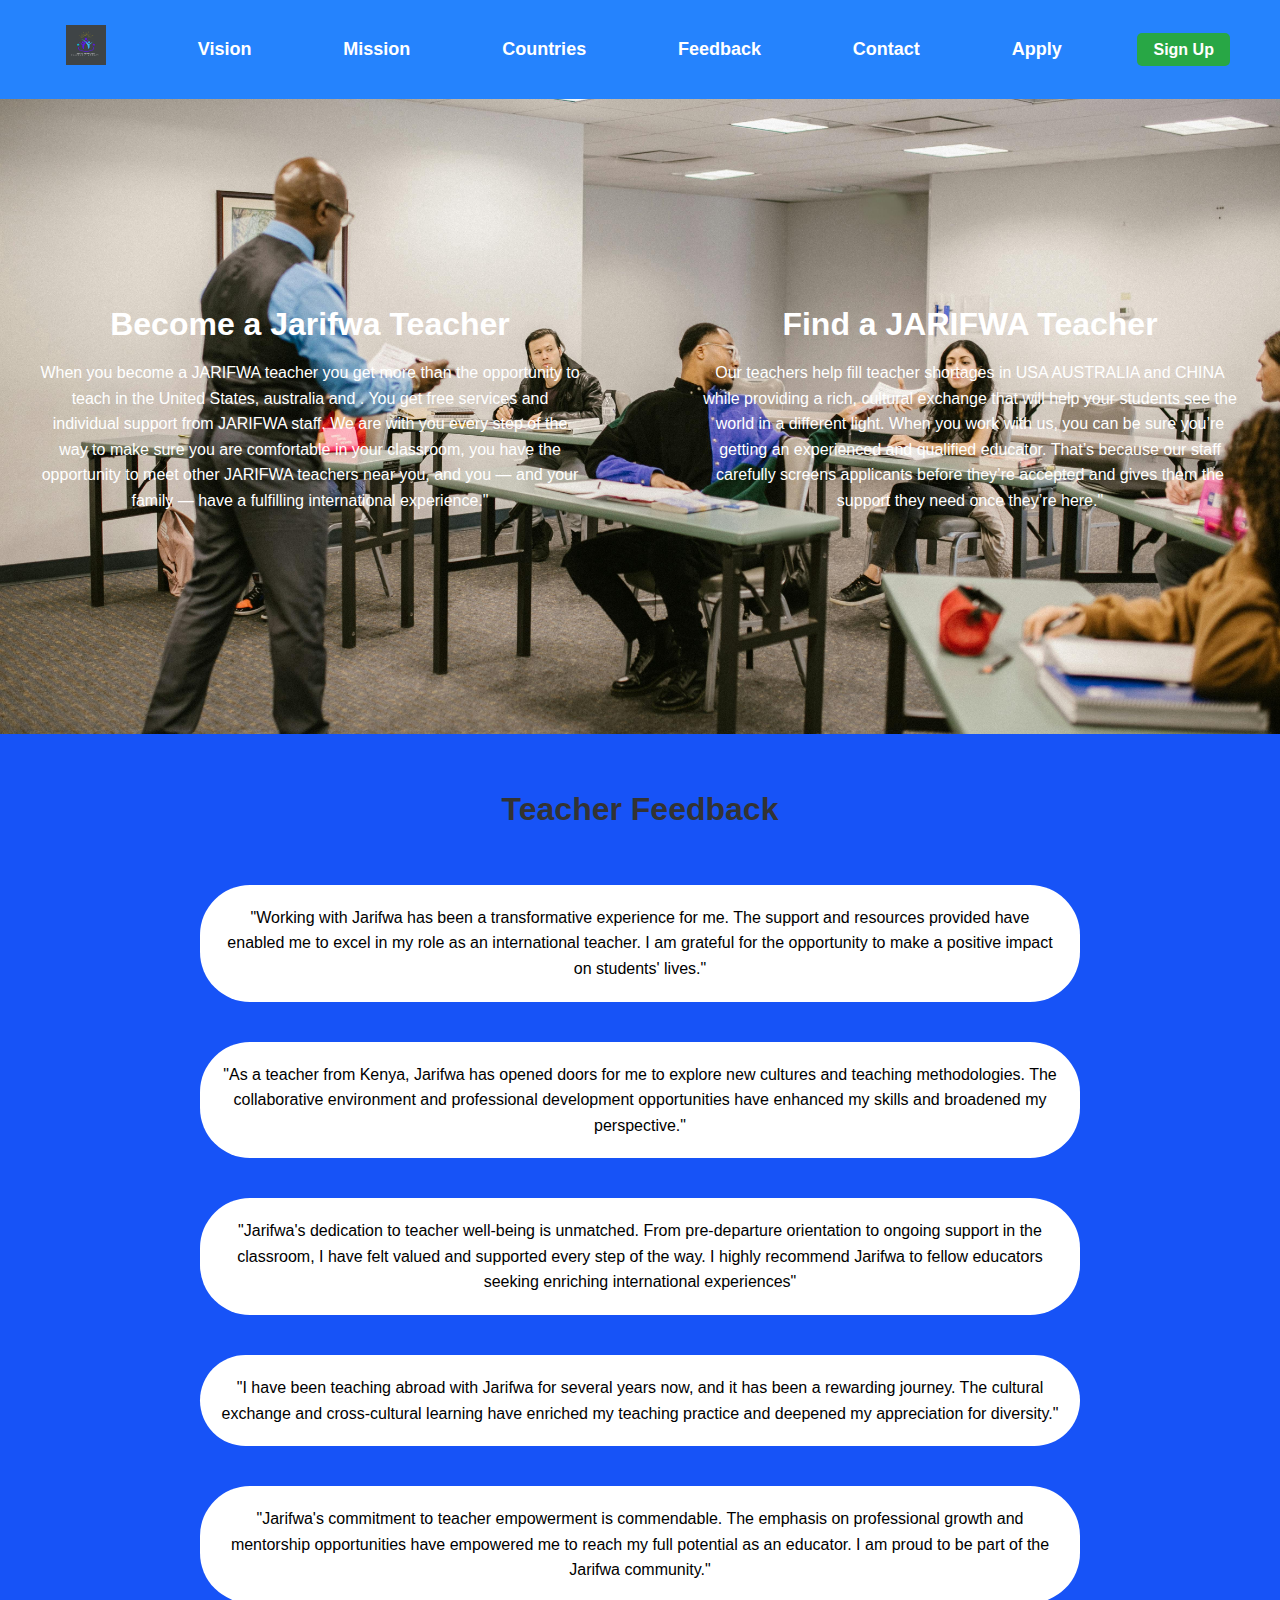
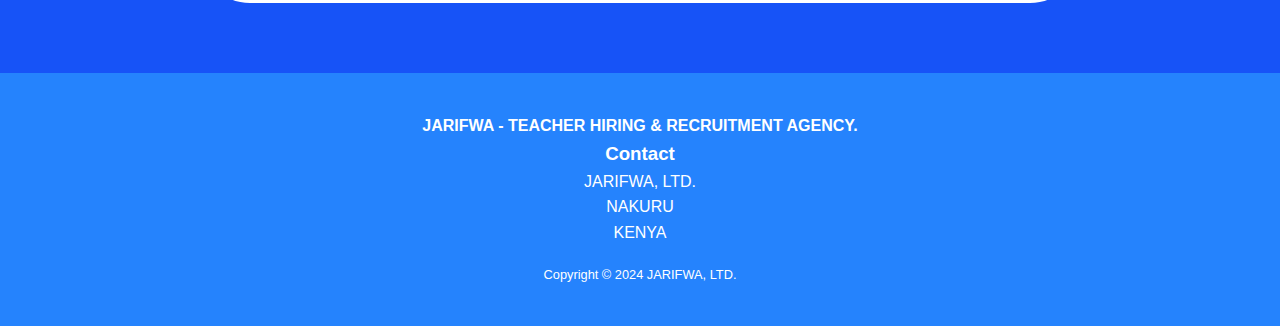
<file: index.html>
<!DOCTYPE html>
<html lang="en">
<head>
  <!-- Google tag (gtag.js) -->
  <script async src="https://www.googletagmanager.com/gtag/js?id=G-TGQHZ6NL33"></script>
  <script>
    window.dataLayer = window.dataLayer || [];
    function gtag(){dataLayer.push(arguments);}
    gtag('js', new Date());

    gtag('config', 'G-TGQHZ6NL33');
  </script>
  <meta charset="UTF-8">
  <meta name="viewport" content="width=device-width, initial-scale=1.0">
  <title>Jarifwa international teachers placement</title>
  <link rel="stylesheet" href="styles.css">
  <link rel="stylesheet" href="additional-styles.css">
  <link rel="icon" href="favicon.ico" type="image/x-icon">
  <style>
    /* Background images and layout adjustment */
    #vision-mission {
      background-image: url('background.jpg'); /* Path to your background image */
      background-size: cover;
      background-position: center;
      color: rgb(255, 255, 255); /* Adjust text color for better visibility */
      padding: 200px 0;
      font-size: larger;
      font-weight: 300;
      font-family: 'Lucida Sans', 'Lucida Sans Regular', 'Lucida Grande', 'Lucida Sans Unicode', Geneva, Verdana, sans-serif;
    }
    #vision-mission .container {
      display: flex;
      flex-direction: column;
      justify-content: space-between;
    }
    #vision-mission .vision,
    #vision-mission .mission {
      width: 100%; /* Adjust width as needed */
      margin-bottom: 20px;
    }

    /* Feedback Section */
    #feedback {
      background-color: rgb(23, 83, 247);
      padding: 50px 0;
    }
    .feedback-container {
      display: flex;
      flex-direction: column;
      justify-content: center;
      align-items: center;
    }
    .feedback-message {
      background-color: white;
      border-radius: 50px; /* Ensures oval shape */
      padding: 20px;
      max-width: 90%; /* Adjust width as needed */
      margin: 20px;
      text-align: center;
    }

    @media (min-width: 768px) {
      #vision-mission .container {
        flex-direction: row;
      }
      #vision-mission .vision,
      #vision-mission .mission {
        width: 45%;
      }
      .feedback-container {
        flex-direction: row;
        flex-wrap: wrap;
      }
      .feedback-message {
        max-width: 70%;
      }
    }
  </style>
  <meta name="google-site-verification" content="fsZVS90QN8__XDQD6Jy-IQtt7fAWOMaRbM8rsjd78nk" />
</head>
<body>
  <header style="background-color: rgb(37, 131, 253);">
    <div class="container">
      <nav>
        <ul id="navList">
          <li class="logo"><a href="#"><img src="logo.png" alt="Logo"></a></li>
          <li><a href="vision.html">Vision</a></li>
          <li><a href="mission.html">Mission</a></li>
          <li><a href="countries.html">Countries</a></li>
          <li><a href="feedback.html">Feedback</a></li>
          <li><a href="contact.html">Contact</a></li>
          <li><a href="https://forms.gle/6wNeyZKyWUXmXoPs6" class="apply-btn">Apply</a></li>
          <li><a href="signup.html" class="signup-btn">Sign Up</a></li>
        </ul>
      </nav>
    </div>
  </header>

  <section id="vision-mission">
    <div class="container">
      <div class="vision">
        <h2>Become a Jarifwa Teacher</h2>
        <b>
        <p>When you become a JARIFWA teacher you get more than the opportunity to teach in the United States, australia and . You get free services and individual support from JARIFWA staff. We are with you every step of the way to make sure you are comfortable in your classroom, you have the opportunity to meet other JARIFWA teachers near you, and you — and your family — have a fulfilling international experience."</p>
      </b>      
      </div>
      <div class="mission">
        <h2>Find a JARIFWA Teacher</h2>
<b><p>Our teachers help fill teacher shortages in USA AUSTRALIA and CHINA while providing a rich, cultural exchange that will help your students see the world in a different light. When you work with us, you can be sure you’re getting an experienced and qualified educator. That’s because our staff carefully screens applicants before they’re accepted and gives them the support they need once they’re here."</p></b>
      </div>
    </div>
  </section>

  <section id="feedback">
    <div class="container">
      <h2>Teacher Feedback</h2>
      <div class="feedback-container">
        <!-- Feedback messages -->
        <div class="feedback-message">"Working with Jarifwa has been a transformative experience for me. The support and resources provided have enabled me to excel in my role as an international teacher. I am grateful for the opportunity to make a positive impact on students' lives."</div>
        <div class="feedback-message">"As a teacher from Kenya, Jarifwa has opened doors for me to explore new cultures and teaching methodologies. The collaborative environment and professional development opportunities have enhanced my skills and broadened my perspective."</div>
        <div class="feedback-message">"Jarifwa's dedication to teacher well-being is unmatched. From pre-departure orientation to ongoing support in the classroom, I have felt valued and supported every step of the way. I highly recommend Jarifwa to fellow educators seeking enriching international experiences"</div>
        <div class="feedback-message">"I have been teaching abroad with Jarifwa for several years now, and it has been a rewarding journey. The cultural exchange and cross-cultural learning have enriched my teaching practice and deepened my appreciation for diversity."</div>
        <div class="feedback-message">"Jarifwa's commitment to teacher empowerment is commendable. The emphasis on professional growth and mentorship opportunities have empowered me to reach my full potential as an educator. I am proud to be part of the Jarifwa community."</div>
      </div>
    </div>
  </section>
  
  <!-- Rest of your HTML content -->
  <footer>
    <footer class="site-footer" role="contentinfo">
      <div class="wrapper">
        <a href="/" class="logo-footer">JARIFWA - TEACHER HIRING &amp; RECRUITMENT AGENCY.</a>
        <div id="block-footer-contact">
          <div>
            <h3>Contact</h3>
            <p>JARIFWA, LTD.<br>
            NAKURU<br>
            KENYA</p>
            <div class="footer-meta">
              <p>Copyright © 2024 JARIFWA, LTD.</p>
            </div>
          </div>
        </div>
      </div>
    </footer>
  </footer>
</body>
</html>

      </div>
    </footer>
  </footer>
</body>
</html>
</file>
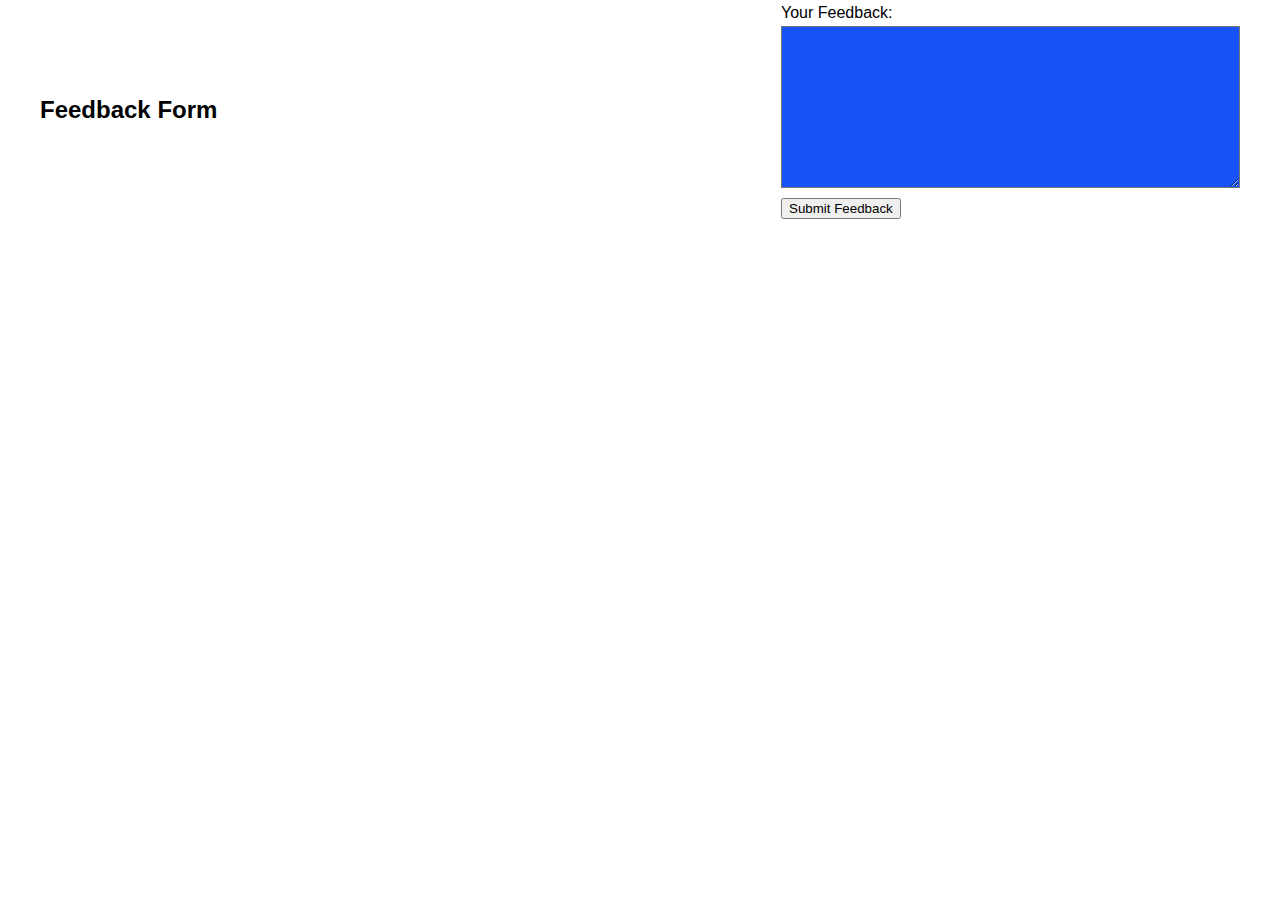
<file: feedback.html>
<!DOCTYPE html>
<html lang="en">
<head>
  <meta charset="UTF-8">
  <meta name="viewport" content="width=device-width, initial-scale=1.0">
  <title>Feedback Form</title>
  <link rel="stylesheet" href="styles.css">
</head>
<body>
  <div class="container">
    <h2>Feedback Form</h2>
    <form action="submit_feedback.php" method="post">
      <!-- Your feedback form fields here -->
      <label for="feedback">Your Feedback:</label><br>
      <textarea id="feedback" name="feedback" rows="4" cols="50" required></textarea><br>
      <button type="submit">Submit Feedback</button>
    </form>
  </div>
</body>
</html>
</file>
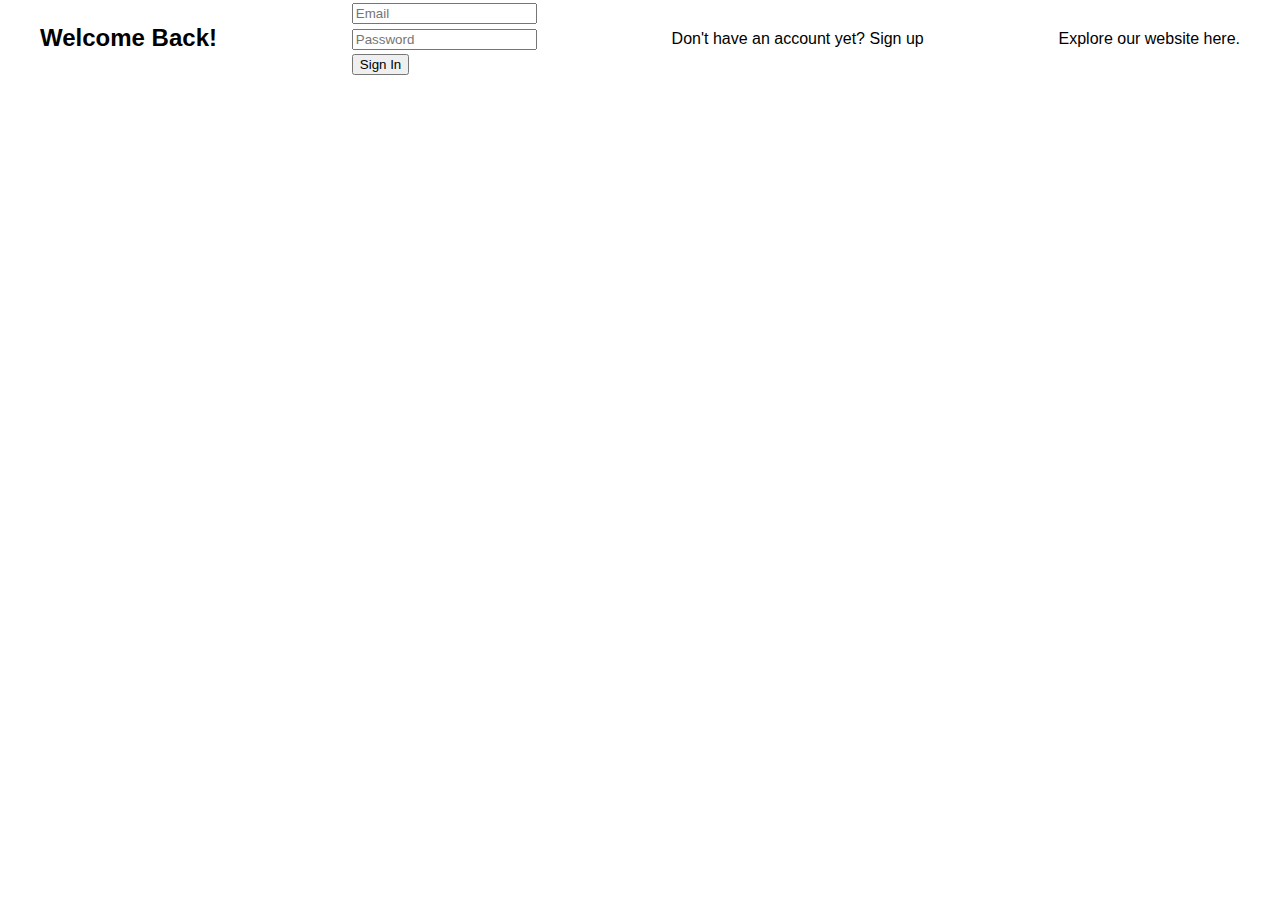
<file: signin.html>
<!DOCTYPE html>
<html lang="en">
<head>
  <meta charset="UTF-8">
  <meta name="viewport" content="width=device-width, initial-scale=1.0">
  <title>Teacher Recruitment | Sign In</title>
  <link rel="stylesheet" href="styles.css">
</head>
<body>
  <div class="container">
    <h2>Welcome Back!</h2>
    <form id="signinForm">
      <div class="form-group">
        <input type="email" id="email" name="email" placeholder="Email" required>
      </div>
      <div class="form-group">
        <input type="password" id="password" name="password" placeholder="Password" required>
      </div>
      <button type="submit">Sign In</button>
    </form>
    <p>Don't have an account yet? <a href="signup.html">Sign up</a></p>
    <p>Explore our website <a href="index.html">here</a>.</p>
  </div>

  <script>
    document.getElementById('signinForm').addEventListener('submit', function(event) {
      event.preventDefault();
      
      // Retrieve saved credentials from localStorage
      var savedEmail = localStorage.getItem('email');
      var savedPassword = localStorage.getItem('password');
      
      // Validate input credentials
      var inputEmail = document.getElementById('email').value;
      var inputPassword = document.getElementById('password').value;
      if (inputEmail === savedEmail && inputPassword === savedPassword) {
        // Redirect to main website upon successful sign-in
        window.location.href = "index.html";
      } else {
        alert("Invalid email or password. Please try again.");
      }
    });
  </script>
</body>
</html>
</file>
<file: additional-styles.css>
/* CSS for the header */
header {
  background-color: #007bff;
  color: #fff;
  padding: 20px 0;
  display: flex;
  justify-content: center; /* Center horizontally */
  align-items: center; /* Center vertically */
}

/* CSS for the title */
header h1 {
  margin: 0; /* Remove default margin */
}

/* CSS for the navigation bar */
header {
  background-color: #007bff;
  color: #fff;
  padding: 20px 0;
}

nav ul {
  list-style-type: none;
  margin: 0;
  padding: 0;
}

nav ul li {
  display: inline;
  margin-right: 20px;
}

nav ul li a {
  color: #fff;
  text-decoration: none;
  font-size: 18px;
  font-weight: bold;
  padding: 10px 15px;
  border-radius: 5px;
  transition: background-color 0.3s ease;
}

nav ul li a:hover {
  background-color: #0056b3;
}

/* CSS for the signup button */
.signup-btn {
  background-color: #28a745;
  color: #fff;
  border: none;
  padding: 1px 2px;
  font-size: 16px;
  border-radius: 5px;
  text-decoration: none;
  transition: background-color 0.3s ease;
}

.signup-btn:hover {
  background-color: #218838;
}

/* Styles for Vision section */
#vision {
  background-image: url('https://i.pinimg.com/564x/44/20/08/442008274f5ae084774658594c433519.jpg');
  background-size: cover; /* Cover the entire section */
  background-position: center; /* Center the background */
  padding: 100px 50;
  text-align: center; /* Center text */
}

#vision h2,
#vision p {
  color: black; /* Text color */
}

/* Styles for Mission section */
#mission {
  background-image: url('https://i.pinimg.com/564x/44/20/08/442008274f5ae084774658594c433519.jpg');
  background-size: cover; /* Cover the entire section */
  background-position: center; /* Center the background */
  padding: 100px 50;
  text-align: center; /* Center text */
}


#mission h2,
#mission p {
  color: black; /* Text color */
}



/* Styles for flags section */
#flags {
  background-image: url('https://i.pinimg.com/564x/d9/c9/df/d9c9dffc7d25b858d9bb9b94ee970030.jpg');
  background-color: #f8f9fa;
  padding: 50px 0;
}

.container {
  max-width: 1200px;
  margin: 0 auto;
  display: flex;
  flex-wrap: wrap;
  justify-content: center;
}

.flag {
  text-align: center;
  margin: 20px;
}

.flag img {
  border-radius: 50%;
  width: 200px;
  height: 200px;
  object-fit: cover;
}

.flag {
  text-align: center;
  margin: 20px;
  position: relative; /* Required for positioning the tooltip */
}

.flag img {
  border-radius: 50%;
  width: 200px;
  height: 200px;
  object-fit: cover;
  cursor: pointer; /* Change cursor to pointer on hover */
}

.flag .tooltip {
  position: absolute;
  bottom: -20px; /* Adjust vertical position of the tooltip */
  left: 50%;
  transform: translateX(-50%);
  background-color: rgba(0, 0, 0, 0.8);
  color: #fff;
  padding: 8px;
  border-radius: 4px;
  opacity: 0; /* Hide tooltip by default */
  transition: opacity 0.3s ease;
}

.flag:hover .tooltip {
  opacity: 1; /* Show tooltip on hover */
}
.flag {
  position: relative;
}

.flag img {
  border-radius: 50%;
  width: 200px;
  height: 200px;
  object-fit: cover;
  cursor: pointer;
}

.flag .tooltip {
  position: absolute;
  bottom: -10px;
  left: 50%;
  transform: translateX(-50%);
  width: 180px; /* Adjust the width as needed */
  background-color: rgba(0, 0, 0, 0.8);
  color: #fff;
  padding: 8px;
  border-radius: 4px;
  opacity: 0;
  transition: opacity 0.3s ease;
  z-index: 1; /* Ensure tooltip is above the image */
  text-align: center; /* Center the text */
  font-size: 14px; /* Adjust font size as needed */
}

.flag:hover .tooltip {
  opacity: 1;
}

/* CSS for the feedback section */
#feedback {
  background-color: #f9f9f9;
  padding: 50px 0;
}

#feedback .container {
  max-width: 1200px;
  margin: 0 auto;
  text-align: center;
}

#feedback h2 {
  font-size: 32px;
  color: #333;
  margin-bottom: 30px;
}

#feedback p {
  font-size: 18px;
  position: relative;
  color: #666;
  margin-bottom: 20px;
}

#feedback .feedback-btn {
  position: inherit;

  margin-top: 50px 100;
}

#feedback button {
  background-color: #007bff;
  color: #fff;
  border: none;
  padding: 15px 30px;
  font-size: 20px;
  border-radius: 5px;
  cursor: pointer;
  transition: background-color 0.3s ease;
}

#feedback button:hover {
  background-color: #0056b3;
}
/* Default styles for all screen sizes */
body {
  /* Your default styles here */
}

/* Media query for screens smaller than or equal to 768px (typical mobile devices) */
@media only screen and (max-width: 768px) {
  /* Styles specific to smaller screens */
  body {
      /* Adjustments for smaller screens */
      font-size: 16px; /* Example adjustment */
  }
}
</file>
<file: styles.css>
/* Reset some default browser styles */
body, h1, h2, h3, p, ul, li, a, footer {
    margin: 0;
    padding: 0;
    box-sizing: border-box;
}

body {
    font-family: Arial, sans-serif;
    line-height: 1.6;
}

a {
    text-decoration: none;
    color: inherit;
}

.container {
    width: 100%;
    max-width: 1200px;
    margin: 0 auto;
    padding: 0 20px;
    display: flex;
    flex-wrap: wrap;
    align-items: center;
    justify-content: space-between;
}

/* Header and Navigation */
header {
    background-color: rgb(37, 131, 253);
    padding: 10px 20px;
    color: white;
}

header nav {
    display: flex;
    justify-content: space-between;
    align-items: center;
    width: 100%;
}

#navList {
    list-style-type: none;
    display: flex;
    flex-wrap: wrap;
    align-items: center;
    justify-content: space-between;
    width: 100%;
}

#navList li {
    margin: 5px 10px;
}

#navList li a {
    color: white;
    padding: 8px 16px;
    transition: background-color 0.3s;
}

#navList li a:hover {
    background-color: rgba(255, 255, 255, 0.2);
    border-radius: 4px;
}

#navList li.logo img {
    height: 40px; /* Adjust size as needed */
    width: auto;
    max-width: 100%;
}

@media (max-width: 768px) {
    header nav {
        flex-direction: column;
    }

    #navList {
        flex-direction: column;
    }

    #navList li {
        margin: 10px 0;
    }

    #navList li.logo img {
        height: 30px; /* Adjust size for smaller screens */
    }
}

/* Main Sections */
#vision-mission {
    background-image: url('background.jpg'); /* Path to your background image */
    background-size: cover;
    background-position: center;
    color: rgb(255, 255, 255);
    padding: 100px 20px;
    text-align: center;
}

#vision-mission .container {
    display: flex;
    flex-direction: column;
    align-items: center;
}

#vision-mission .vision,
#vision-mission .mission {
    width: 100%;
    max-width: 600px;
    margin-bottom: 20px;
}

#vision-mission h2 {
    font-size: 2rem;
    margin-bottom: 10px;
}

#vision-mission p {
    font-size: 1rem;
    font-weight: 300;
}

/* Feedback Section */
#feedback {
    background-color: rgb(23, 83, 247);
    padding: 50px 20px;
    color: white;
}

.feedback-container {
    display: flex;
    flex-direction: column;
    align-items: center;
}

.feedback-message {
    background-color: white;
    color: black;
    border-radius: 50px;
    padding: 20px;
    max-width: 90%;
    margin: 20px 0;
    text-align: center;
}

@media (min-width: 768px) {
    .feedback-container {
        flex-direction: row;
        flex-wrap: wrap;
        justify-content: space-around;
    }

    .feedback-message {
        max-width: 45%;
        margin: 10px;
    }
}

@media (min-width: 992px) {
    #vision-mission .container {
        flex-direction: row;
        justify-content: space-between;
    }

    #vision-mission .vision,
    #vision-mission .mission {
        width: 45%;
    }
}

/* Footer */
footer {
    background-color: rgb(37, 131, 253);
    color: white;
    padding: 20px 20px;
    text-align: center;
}

footer a {
    color: white;
    font-weight: bold;
}

footer .footer-meta {
    margin-top: 20px;
    font-size: 0.8rem;
}
</file>
